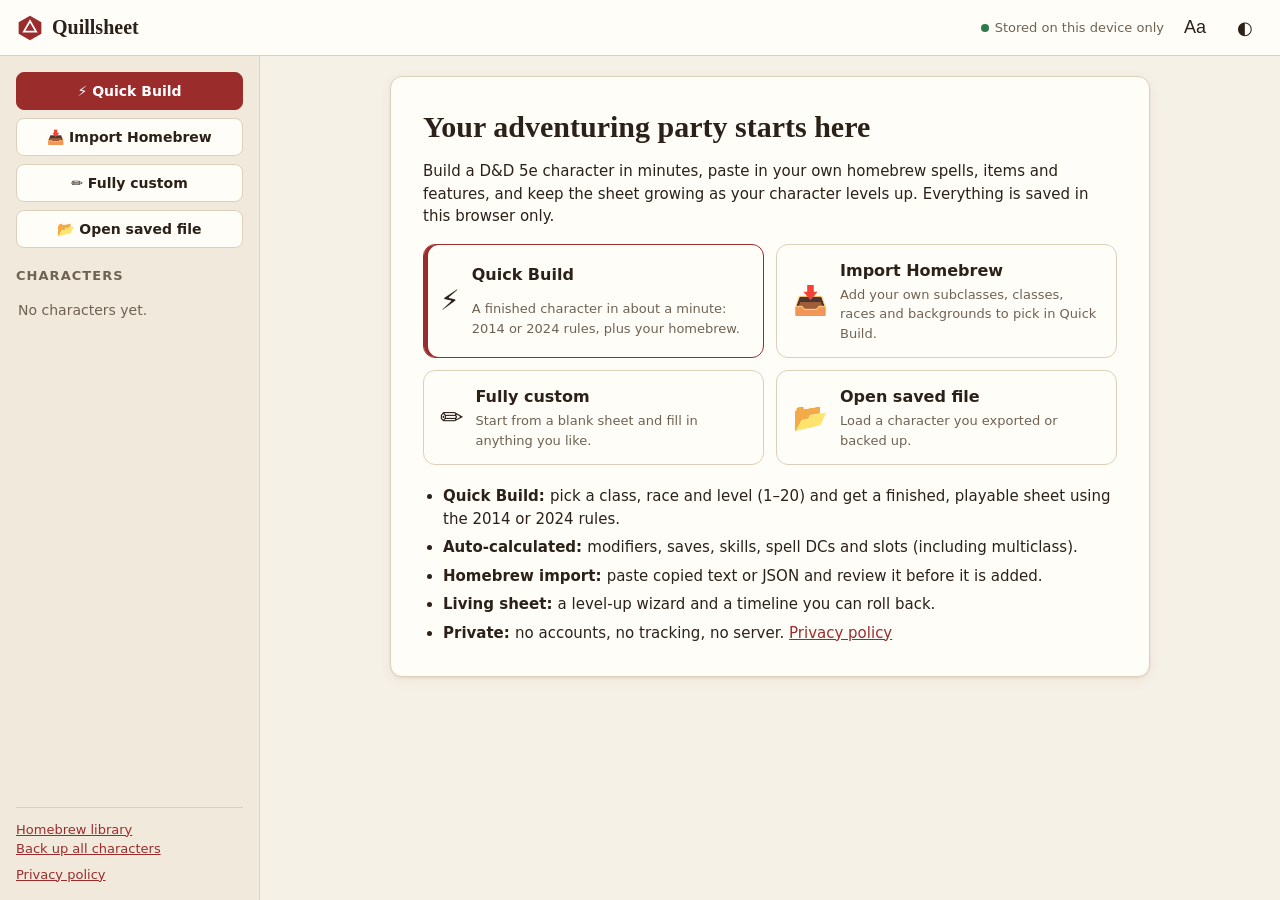
<file: index.html>
<!doctype html>
<html lang="en">
<head>
  <meta charset="utf-8">
  <meta name="viewport" content="width=device-width, initial-scale=1, viewport-fit=cover">
  <!-- No network access at all: the page cannot send data anywhere. -->
  <meta http-equiv="Content-Security-Policy" content="default-src 'self'; script-src 'self'; style-src 'self'; img-src 'self' data:; connect-src 'none'; object-src 'none'; base-uri 'none'; form-action 'none'">
  <meta name="description" content="Quillsheet: a private, offline-friendly D&D 5e character sheet with homebrew import and level-up tracking.">
  <meta name="color-scheme" content="light dark">
  <title>Quillsheet</title>
  <link rel="icon" href="data:image/svg+xml,%3Csvg xmlns='http://www.w3.org/2000/svg' viewBox='0 0 32 32'%3E%3Cpath d='M16 2 29 9.5v13L16 30 3 22.5v-13z' fill='%239b2c2c'/%3E%3Cpath d='M16 8l7 12H9z' fill='none' stroke='%23fff' stroke-width='2'/%3E%3C/svg%3E">
  <link rel="manifest" href="manifest.webmanifest">
  <meta name="theme-color" content="#9b2c2c">
  <link rel="stylesheet" href="css/styles.css">
</head>
<body>
  <a class="skip-link" href="#main">Skip to character sheet</a>

  <header class="topbar">
    <button type="button" class="icon-btn only-mobile" data-action="toggle-roster" aria-label="Show characters" aria-expanded="false" aria-controls="roster">☰</button>
    <a class="brand" href="./" aria-label="Quillsheet home">
      <svg class="brand-mark" viewBox="0 0 32 32" aria-hidden="true"><path d="M16 2 29 9.5v13L16 30 3 22.5v-13z"/><path class="facet" d="M16 8l7 12H9z"/></svg>
      <span>Quillsheet</span>
    </a>
    <span id="save-status" class="save-status" role="status"></span>
    <button type="button" class="icon-btn" data-action="display" aria-label="Text size and easy-read settings" title="Text size and easy-read">Aa</button>
    <button type="button" class="icon-btn" data-action="toggle-theme" aria-label="Switch light or dark theme" title="Light / dark">◐</button>
  </header>

  <div class="layout">
    <aside id="roster" class="roster" aria-label="Your characters">
      <div class="roster-actions">
        <button type="button" class="btn primary block" data-action="quick-build">⚡ Quick Build</button>
        <button type="button" class="btn block" data-action="import-library">📥 Import Homebrew</button>
        <button type="button" class="btn block" data-action="new-character">✏️ Fully custom</button>
        <button type="button" class="btn block" data-action="open-file">📂 Open saved file</button>
        <input type="file" id="file-input" accept=".json,application/json" hidden>
      </div>
      <h2 class="roster-heading">Characters</h2>
      <ul id="roster-list" class="roster-list"></ul>
      <div class="roster-foot">
        <button type="button" class="link-btn" data-action="homebrew-library">Homebrew library</button><br>
        <button type="button" class="link-btn" data-action="export-all">Back up all characters</button>
        <p><a href="privacy.html">Privacy policy</a></p>
      </div>
    </aside>
    <div class="scrim" data-action="toggle-roster" hidden></div>
    <main id="main" class="main" tabindex="-1"></main>
  </div>

  <nav id="bottom-nav" class="bottom-nav" aria-label="Sheet sections" hidden></nav>
  <div id="toasts" class="toasts" aria-live="polite"></div>
  <dialog id="dialog" aria-labelledby="dialog-title"></dialog>
  <div id="drop-overlay" class="drop-overlay" hidden><div>Drop a character or homebrew .json file to open it</div></div>

  <noscript><p class="noscript">Quillsheet needs JavaScript to run. Nothing is sent to a server, because everything runs in your browser.</p></noscript>

  <script src="js/data.js"></script>
  <script src="js/storage.js"></script>
  <script src="js/importer.js"></script>
  <script src="js/quickbuild.js"></script>
  <script src="js/homebrew.js"></script>
  <script src="js/app.js"></script>
</body>
</html>
</file>
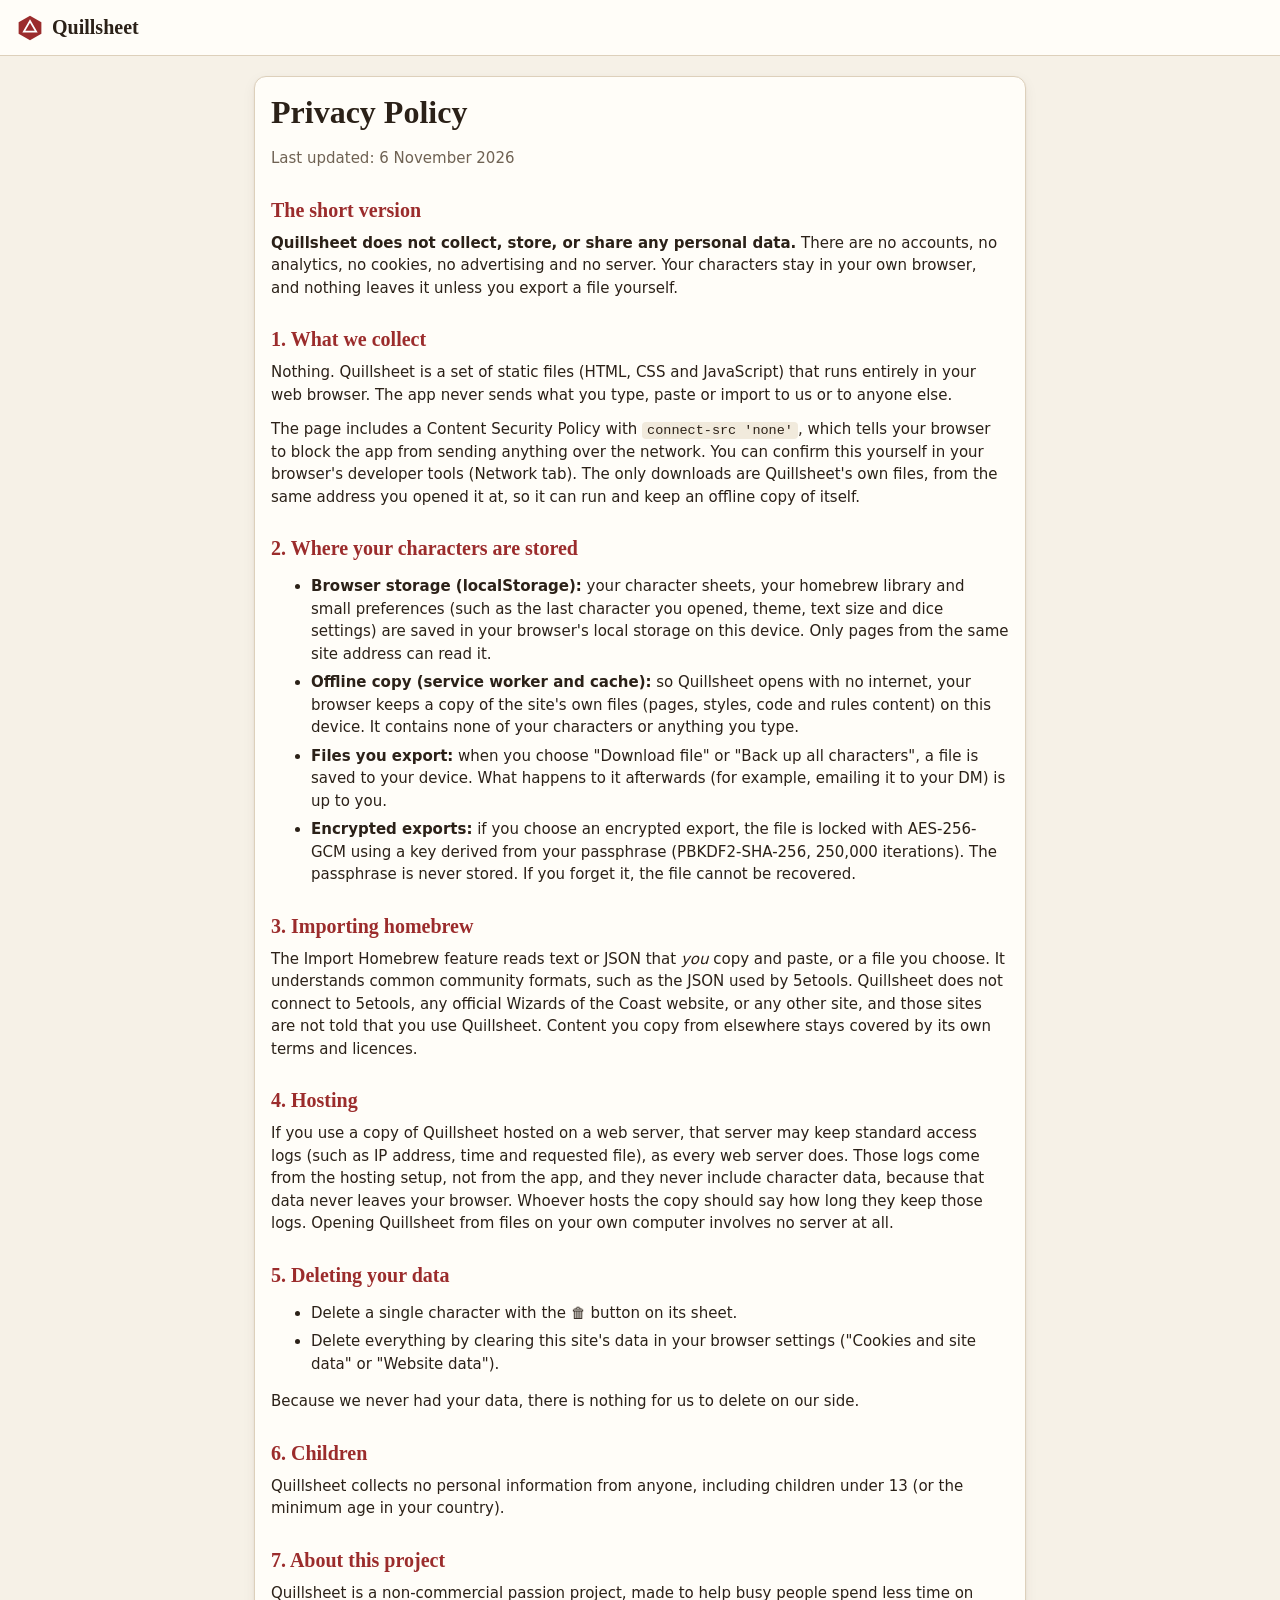
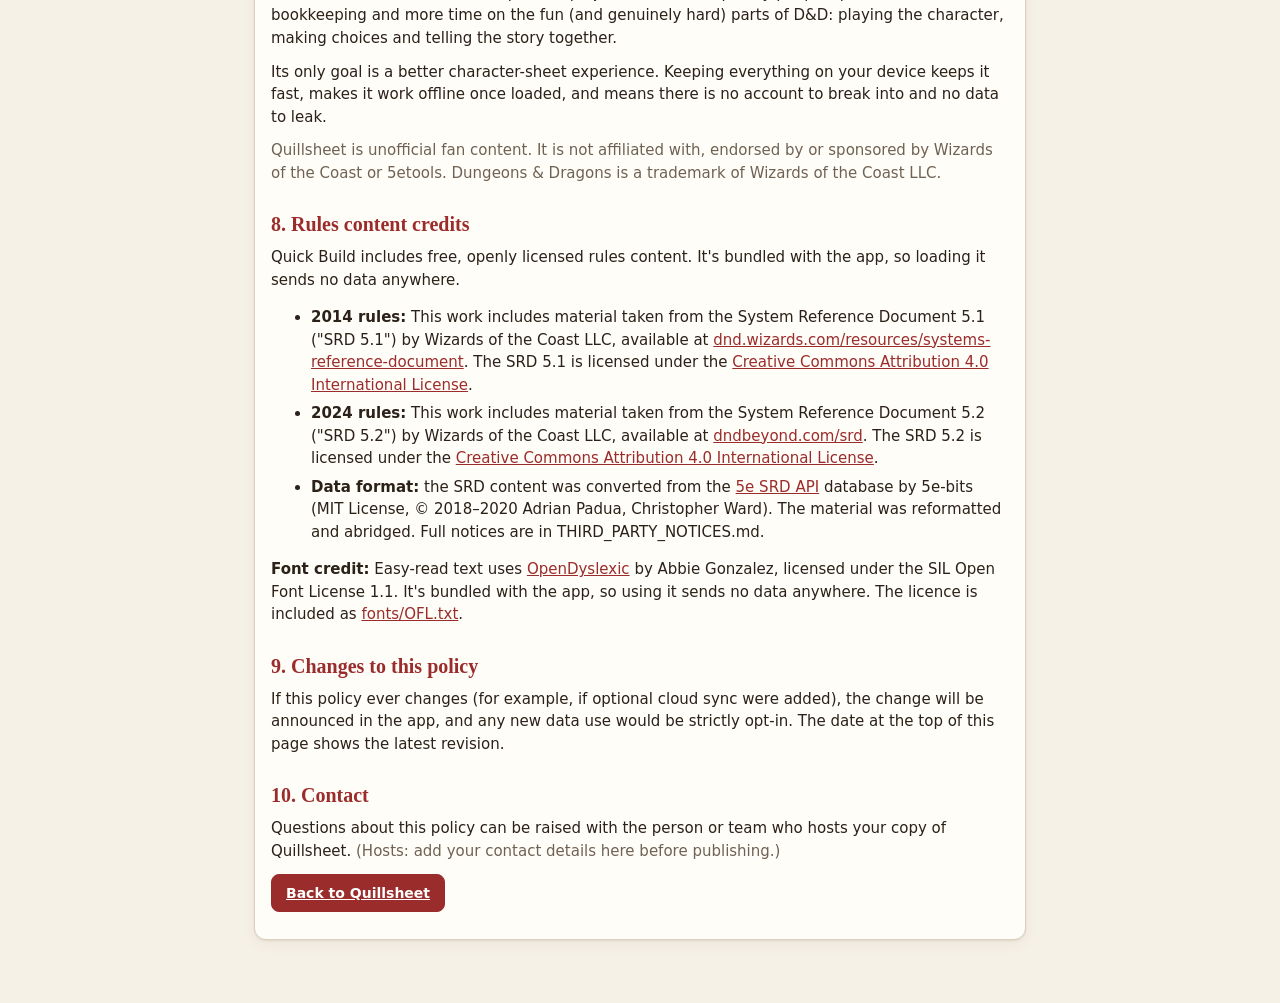
<file: privacy.html>
<!doctype html>
<html lang="en">
<head>
  <meta charset="utf-8">
  <meta name="viewport" content="width=device-width, initial-scale=1">
  <meta http-equiv="Content-Security-Policy" content="default-src 'self'; script-src 'none'; style-src 'self'; connect-src 'none'; object-src 'none'; base-uri 'none'; form-action 'none'">
  <meta name="color-scheme" content="light dark">
  <title>Quillsheet Privacy Policy</title>
  <link rel="stylesheet" href="css/styles.css">
</head>
<body>
  <header class="topbar">
    <a class="brand" href="index.html">
      <svg class="brand-mark" viewBox="0 0 32 32" aria-hidden="true"><path d="M16 2 29 9.5v13L16 30 3 22.5v-13z"/><path class="facet" d="M16 8l7 12H9z"/></svg>
      <span>Quillsheet</span>
    </a>
  </header>
  <main class="main policy" id="main">
    <article class="card">
      <h1>Privacy Policy</h1>
      <p class="muted">Last updated: 6 November 2026</p>

      <h2>The short version</h2>
      <p><strong>Quillsheet does not collect, store, or share any personal data.</strong> There are no accounts, no analytics, no cookies, no advertising and no server. Your characters stay in your own browser, and nothing leaves it unless you export a file yourself.</p>

      <h2>1. What we collect</h2>
      <p>Nothing. Quillsheet is a set of static files (HTML, CSS and JavaScript) that runs entirely in your web browser. The app never sends what you type, paste or import to us or to anyone else.</p>
      <p>The page includes a Content Security Policy with <code>connect-src 'none'</code>, which tells your browser to block the app from sending anything over the network. You can confirm this yourself in your browser's developer tools (Network tab). The only downloads are Quillsheet's own files, from the same address you opened it at, so it can run and keep an offline copy of itself.</p>

      <h2>2. Where your characters are stored</h2>
      <ul>
        <li><strong>Browser storage (localStorage):</strong> your character sheets, your homebrew library and small preferences (such as the last character you opened, theme, text size and dice settings) are saved in your browser's local storage on this device. Only pages from the same site address can read it.</li>
        <li><strong>Offline copy (service worker and cache):</strong> so Quillsheet opens with no internet, your browser keeps a copy of the site's own files (pages, styles, code and rules content) on this device. It contains none of your characters or anything you type.</li>
        <li><strong>Files you export:</strong> when you choose "Download file" or "Back up all characters", a file is saved to your device. What happens to it afterwards (for example, emailing it to your DM) is up to you.</li>
        <li><strong>Encrypted exports:</strong> if you choose an encrypted export, the file is locked with AES-256-GCM using a key derived from your passphrase (PBKDF2-SHA-256, 250,000 iterations). The passphrase is never stored. If you forget it, the file cannot be recovered.</li>
      </ul>

      <h2>3. Importing homebrew</h2>
      <p>The Import Homebrew feature reads text or JSON that <em>you</em> copy and paste, or a file you choose. It understands common community formats, such as the JSON used by 5etools. Quillsheet does not connect to 5etools, any official Wizards of the Coast website, or any other site, and those sites are not told that you use Quillsheet. Content you copy from elsewhere stays covered by its own terms and licences.</p>

      <h2>4. Hosting</h2>
      <p>If you use a copy of Quillsheet hosted on a web server, that server may keep standard access logs (such as IP address, time and requested file), as every web server does. Those logs come from the hosting setup, not from the app, and they never include character data, because that data never leaves your browser. Whoever hosts the copy should say how long they keep those logs. Opening Quillsheet from files on your own computer involves no server at all.</p>

      <h2>5. Deleting your data</h2>
      <ul>
        <li>Delete a single character with the 🗑 button on its sheet.</li>
        <li>Delete everything by clearing this site's data in your browser settings ("Cookies and site data" or "Website data").</li>
      </ul>
      <p>Because we never had your data, there is nothing for us to delete on our side.</p>

      <h2>6. Children</h2>
      <p>Quillsheet collects no personal information from anyone, including children under 13 (or the minimum age in your country).</p>

      <h2>7. About this project</h2>
      <p>Quillsheet is a non-commercial passion project, made to help busy people spend less time on bookkeeping and more time on the fun (and genuinely hard) parts of D&amp;D: playing the character, making choices and telling the story together.</p>
      <p>Its only goal is a better character-sheet experience. Keeping everything on your device keeps it fast, makes it work offline once loaded, and means there is no account to break into and no data to leak.</p>
      <p class="muted">Quillsheet is unofficial fan content. It is not affiliated with, endorsed by or sponsored by Wizards of the Coast or 5etools. Dungeons &amp; Dragons is a trademark of Wizards of the Coast LLC.</p>

      <h2>8. Rules content credits</h2>
      <p>Quick Build includes free, openly licensed rules content. It's bundled with the app, so loading it sends no data anywhere.</p>
      <ul>
        <li><strong>2014 rules:</strong> This work includes material taken from the System Reference Document 5.1 ("SRD 5.1") by Wizards of the Coast LLC, available at <a href="https://dnd.wizards.com/resources/systems-reference-document" rel="noopener noreferrer">dnd.wizards.com/resources/systems-reference-document</a>. The SRD 5.1 is licensed under the <a href="https://creativecommons.org/licenses/by/4.0/legalcode" rel="noopener noreferrer">Creative Commons Attribution 4.0 International License</a>.</li>
        <li><strong>2024 rules:</strong> This work includes material taken from the System Reference Document 5.2 ("SRD 5.2") by Wizards of the Coast LLC, available at <a href="https://www.dndbeyond.com/srd" rel="noopener noreferrer">dndbeyond.com/srd</a>. The SRD 5.2 is licensed under the <a href="https://creativecommons.org/licenses/by/4.0/legalcode" rel="noopener noreferrer">Creative Commons Attribution 4.0 International License</a>.</li>
        <li><strong>Data format:</strong> the SRD content was converted from the <a href="https://github.com/5e-bits/5e-srd-api" rel="noopener noreferrer">5e SRD API</a> database by 5e-bits (MIT License, © 2018–2020 Adrian Padua, Christopher Ward). The material was reformatted and abridged. Full notices are in THIRD_PARTY_NOTICES.md.</li>
      </ul>
      <p><strong>Font credit:</strong> Easy-read text uses <a href="https://opendyslexic.org" rel="noopener noreferrer">OpenDyslexic</a> by Abbie Gonzalez, licensed under the SIL Open Font License 1.1. It's bundled with the app, so using it sends no data anywhere. The licence is included as <a href="fonts/OFL.txt">fonts/OFL.txt</a>.</p>

      <h2>9. Changes to this policy</h2>
      <p>If this policy ever changes (for example, if optional cloud sync were added), the change will be announced in the app, and any new data use would be strictly opt-in. The date at the top of this page shows the latest revision.</p>

      <h2>10. Contact</h2>
      <p>Questions about this policy can be raised with the person or team who hosts your copy of Quillsheet. <span class="muted">(Hosts: add your contact details here before publishing.)</span></p>

      <p class="btn-row"><a class="btn primary" href="index.html">Back to Quillsheet</a></p>
    </article>
  </main>
</body>
</html>
</file>
<file: css/styles.css>
/* Quillsheet styles — tokens, layout, components, responsive rules, print. */

:root {
  --bg: #f6f1e7;
  --surface: #fffdf8;
  --surface-2: #f1eadc;
  --text: #2b2118;
  --muted: #6f6253;
  --border: #ddd0bb;
  --accent: #9b2c2c;
  --accent-ink: #ffffff;
  --accent-soft: #f6dcdc;
  --gold: #a86b12;
  --gold-soft: #f8e7c4;
  --ok: #2f7a4a;
  --ok-soft: #dcf0e2;
  --danger: #b42318;
  --danger-soft: #fbe2df;
  --focus: #2563eb;
  --shadow: 0 1px 2px rgba(60, 40, 20, .08), 0 4px 14px rgba(60, 40, 20, .06);
  --radius: 12px;
  --radius-sm: 8px;
  --font: system-ui, -apple-system, "Segoe UI", Roboto, "Helvetica Neue", Arial, sans-serif;
  --font-display: "Iowan Old Style", "Palatino Linotype", Palatino, Georgia, serif;
  --mono: ui-monospace, "Cascadia Code", Consolas, Menlo, monospace;
  --topbar-h: 56px;
  --ts: 1; /* text size multiplier, set by the Display settings */
  color-scheme: light;
}

@media (prefers-color-scheme: dark) {
  :root:not([data-theme="light"]) {
    --bg: #17130f; --surface: #221c16; --surface-2: #2c241c; --text: #efe6d8; --muted: #b3a48f;
    --border: #43372b; --accent: #e06c6c; --accent-ink: #1b0e0e; --accent-soft: #3d2222;
    --gold: #e6ad4f; --gold-soft: #3b2e17; --ok: #6fcf8f; --ok-soft: #1d3326; --danger: #f2857a;
    --danger-soft: #3d201d; --focus: #7aa2ff; --shadow: 0 1px 2px rgba(0, 0, 0, .4), 0 6px 18px rgba(0, 0, 0, .25);
    color-scheme: dark;
  }
}
:root[data-theme="dark"] {
  --bg: #17130f; --surface: #221c16; --surface-2: #2c241c; --text: #efe6d8; --muted: #b3a48f;
  --border: #43372b; --accent: #e06c6c; --accent-ink: #1b0e0e; --accent-soft: #3d2222;
  --gold: #e6ad4f; --gold-soft: #3b2e17; --ok: #6fcf8f; --ok-soft: #1d3326; --danger: #f2857a;
  --danger-soft: #3d201d; --focus: #7aa2ff; --shadow: 0 1px 2px rgba(0, 0, 0, .4), 0 6px 18px rgba(0, 0, 0, .25);
  color-scheme: dark;
}

/* ---------- base ---------- */
*, *::before, *::after { box-sizing: border-box; }
html { -webkit-text-size-adjust: 100%; }
body {
  margin: 0; background: var(--bg); color: var(--text); font: calc(15px * var(--ts))/1.5 var(--font);
  min-height: 100vh;
}
h1, h2, h3, h4 { font-family: var(--font-display); line-height: 1.2; margin: 0 0 .5em; }
a { color: var(--accent); }
p { margin: 0 0 .75em; }
[hidden] { display: none !important; }
:focus-visible { outline: 3px solid var(--focus); outline-offset: 2px; border-radius: 4px; }
.sr-only { position: absolute; width: 1px; height: 1px; overflow: hidden; clip: rect(0 0 0 0); white-space: nowrap; }
.muted { color: var(--muted); }
.small { font-size: .85em; }
.strong { font-weight: 700; }
.mono { font-family: var(--mono); font-size: calc(13px * var(--ts)); }
.skip-link { position: absolute; left: -999px; top: 8px; background: var(--surface); padding: 8px 12px; z-index: 100; border-radius: var(--radius-sm); }
.skip-link:focus { left: 8px; }
.noscript { padding: 24px; text-align: center; }

/* ---------- top bar ---------- */
.topbar {
  position: sticky; top: 0; z-index: 30; height: var(--topbar-h);
  display: flex; align-items: center; gap: 12px; padding: 0 16px;
  background: var(--surface); border-bottom: 1px solid var(--border);
}
.brand { display: flex; align-items: center; gap: 8px; text-decoration: none; color: var(--text); font: 700 calc(20px * var(--ts)) var(--font-display); }
.brand-mark { width: 28px; height: 28px; fill: var(--accent); }
.brand-mark .facet { fill: none; stroke: var(--accent-ink); stroke-width: 2; }
.save-status { margin-left: auto; font-size: calc(13px * var(--ts)); color: var(--muted); display: flex; align-items: center; gap: 6px; }
.save-status::before { content: ""; width: 8px; height: 8px; border-radius: 50%; background: var(--muted); }
.save-status[data-kind="ok"]::before { background: var(--ok); }
.save-status[data-kind="error"] { color: var(--danger); }
.save-status[data-kind="error"]::before { background: var(--danger); }

/* ---------- layout ---------- */
.layout { display: grid; grid-template-columns: 260px minmax(0, 1fr); min-height: calc(100vh - var(--topbar-h)); }
.roster {
  position: sticky; top: var(--topbar-h); height: calc(100vh - var(--topbar-h)); overflow-y: auto;
  background: var(--surface-2); border-right: 1px solid var(--border); padding: 16px; display: flex; flex-direction: column; gap: 12px;
}
.roster-actions { display: grid; grid-template-columns: minmax(0, 1fr); gap: 8px; }
.roster-heading { font-size: calc(13px * var(--ts)); text-transform: uppercase; letter-spacing: .08em; color: var(--muted); font-family: var(--font); margin: 8px 0 0; }
.roster-list { list-style: none; margin: 0; padding: 0; display: grid; gap: 6px; flex: 1; align-content: start; }
.roster-item {
  width: 100%; text-align: left; display: grid; gap: 2px; padding: 10px 12px; border-radius: var(--radius-sm);
  border: 1px solid transparent; background: transparent; color: var(--text); cursor: pointer; font: inherit;
}
.roster-item:hover { background: var(--surface); }
.roster-item.active { background: var(--surface); border-color: var(--accent); box-shadow: inset 3px 0 0 var(--accent); }
.roster-name { font-weight: 600; overflow: hidden; text-overflow: ellipsis; white-space: nowrap; }
.roster-meta { font-size: calc(12px * var(--ts)); color: var(--muted); overflow: hidden; text-overflow: ellipsis; white-space: nowrap; }
.roster-empty { color: var(--muted); font-size: calc(14px * var(--ts)); padding: 4px 2px; }
.roster-foot { font-size: calc(13px * var(--ts)); border-top: 1px solid var(--border); padding-top: 12px; }
.roster-foot p { margin: 6px 0 0; }
.main { padding: 20px 24px 64px; min-width: 0; outline: none; max-width: 1400px; }
.scrim { display: none; }
.topbar .only-mobile { display: none; }

/* ---------- buttons ---------- */
.btn {
  display: inline-flex; align-items: center; justify-content: center; gap: 6px; min-height: 38px;
  padding: 8px 14px; border-radius: var(--radius-sm); border: 1px solid var(--border);
  background: var(--surface); color: var(--text); font: 600 calc(14px * var(--ts)) var(--font); cursor: pointer; white-space: nowrap;
  transition: background .15s, border-color .15s, transform .05s;
}
.btn:hover { border-color: var(--muted); }
.btn:active { transform: translateY(1px); }
.btn:disabled { opacity: .5; cursor: not-allowed; }
.btn.primary { background: var(--accent); border-color: var(--accent); color: var(--accent-ink); }
.btn.primary:hover { filter: brightness(1.08); }
.btn.danger { background: var(--danger); border-color: var(--danger); color: #fff; }
.btn.danger-soft { background: var(--danger-soft); border-color: transparent; color: var(--danger); }
.btn.ok-soft { background: var(--ok-soft); border-color: transparent; color: var(--ok); }
.btn.small { min-height: 32px; padding: 4px 10px; font-size: calc(13px * var(--ts)); }
.btn.block { width: 100%; white-space: normal; }
input, select, textarea { min-width: 0; max-width: 100%; }
.icon-btn {
  width: 38px; height: 38px; display: inline-grid; place-items: center; border-radius: var(--radius-sm);
  border: 1px solid transparent; background: transparent; color: var(--text); font-size: calc(18px * var(--ts)); cursor: pointer; flex: none;
}
.icon-btn:hover { background: var(--surface-2); border-color: var(--border); }
.link-btn { background: none; border: 0; padding: 0; color: var(--accent); font: inherit; cursor: pointer; text-decoration: underline; }
.btn-row { display: flex; flex-wrap: wrap; gap: 8px; align-items: center; margin-top: 10px; }
.btn-row.end { justify-content: flex-end; }

/* ---------- forms ---------- */
.field { display: grid; gap: 4px; min-width: 0; margin-bottom: 10px; }
.field > label, .label { font-size: calc(12px * var(--ts)); font-weight: 600; color: var(--muted); text-transform: uppercase; letter-spacing: .04em; }
input[type="text"], input[type="number"], input[type="search"], input[type="password"], select, textarea {
  width: 100%; min-height: 38px; padding: 7px 10px; border: 1px solid var(--border); border-radius: var(--radius-sm);
  background: var(--surface); color: var(--text); font: calc(15px * var(--ts)) var(--font);
}
textarea { resize: vertical; line-height: 1.45; }
textarea.mono { font: calc(13px * var(--ts))/1.45 var(--mono); }
input:focus, select:focus, textarea:focus { border-color: var(--focus); outline: 2px solid color-mix(in srgb, var(--focus) 35%, transparent); outline-offset: 0; }
.check { display: inline-flex; align-items: center; gap: 8px; cursor: pointer; font-size: calc(14px * var(--ts)); }
.check input { width: 18px; height: 18px; accent-color: var(--accent); margin: 0; flex: none; }
.field-error { color: var(--danger); font-weight: 600; min-height: 1em; margin: 6px 0 0; }
.field-error:empty { display: none; }
.hint { font-size: calc(13px * var(--ts)); color: var(--muted); margin: 8px 0 0; }
.field.big .big-value { font: 700 calc(26px * var(--ts)) var(--font-display); }
.field.big input { font: 700 calc(22px * var(--ts)) var(--font-display); text-align: center; }
.field.tiny { max-width: 140px; margin: 0; }
.field.compact { margin: 0; }
.field.compact > label { position: absolute; width: 1px; height: 1px; overflow: hidden; clip: rect(0 0 0 0); }

/* ---------- cards & grids ---------- */
.card { background: var(--surface); border: 1px solid var(--border); border-radius: var(--radius); padding: 16px; box-shadow: var(--shadow); min-width: 0; }
.card-title { font-size: calc(18px * var(--ts)); color: var(--accent); margin-bottom: 12px; }
.card h4 { font-size: calc(15px * var(--ts)); margin: 14px 0 8px; }
.sub { border-top: 1px dashed var(--border); margin-top: 12px; padding-top: 4px; }
.grid { display: grid; gap: 16px; }
.grid.overview { grid-template-columns: repeat(auto-fill, minmax(min(100%, 340px), 1fr)); align-items: start; }
.grid.spells, .grid.inventory { grid-template-columns: minmax(0, 340px) minmax(0, 1fr); align-items: start; }
.grid.progression, .grid.notes { grid-template-columns: repeat(auto-fill, minmax(min(100%, 380px), 1fr)); align-items: start; }
.grid.one { grid-template-columns: minmax(0, 1fr); }
.grid-2 { display: grid; grid-template-columns: repeat(2, minmax(0, 1fr)); gap: 0 12px; }
.grid-3 { display: grid; grid-template-columns: repeat(3, minmax(0, 1fr)); gap: 0 12px; }

/* ---------- sheet header ---------- */
.sheet-head { display: grid; grid-template-columns: minmax(0, 1fr) auto; gap: 12px 20px; align-items: center; margin-bottom: 14px; }
.identity { min-width: 0; }
.name-input {
  border: 0 !important; background: transparent !important; padding: 0 !important; min-height: 0 !important;
  font: 700 calc(30px * var(--ts)) var(--font-display) !important; color: var(--text); width: 100%;
}
.name-input:focus { outline: none !important; box-shadow: inset 0 -2px 0 var(--focus); }
.subtitle { color: var(--muted); margin: 2px 0 0; }
.head-stats { display: flex; gap: 10px; align-items: center; flex-wrap: wrap; }
.stat-pill { display: grid; justify-items: center; background: var(--surface-2); border-radius: var(--radius-sm); padding: 6px 12px; min-width: 64px; }
.stat-pill .label { font-size: calc(11px * var(--ts)); }
.stat-pill .value { font: 700 calc(22px * var(--ts)) var(--font-display); }
.xp { min-width: 220px; flex: 1; }
.xp-top { display: flex; justify-content: space-between; gap: 8px; font-size: calc(13px * var(--ts)); margin-bottom: 4px; align-items: center; }
.bar { height: 8px; background: var(--surface-2); border-radius: 99px; overflow: hidden; border: 1px solid var(--border); }
.bar-fill { height: 100%; width: 0; background: var(--ok); transition: width .3s; }
.xp-fill { background: linear-gradient(90deg, var(--gold), color-mix(in srgb, var(--gold) 60%, #fff)); }
.bar-fill[data-level="mid"] { background: var(--gold); }
.bar-fill[data-level="low"] { background: var(--danger); }
.head-actions { grid-column: 1 / -1; display: flex; gap: 8px; flex-wrap: wrap; align-items: center; }
.head-actions .icon-btn { margin-left: auto; }
.badge { display: inline-block; font-size: calc(11px * var(--ts)); font-weight: 700; text-transform: uppercase; letter-spacing: .04em; padding: 2px 8px; border-radius: 99px; background: var(--surface-2); color: var(--muted); }
.badge.gold { background: var(--gold-soft); color: var(--gold); }

/* ---------- tabs ---------- */
.tabs {
  position: sticky; top: var(--topbar-h); z-index: 10; display: flex; gap: 4px; overflow-x: auto; scrollbar-width: none;
  background: var(--bg); padding: 6px 0 10px; margin-bottom: 4px;
}
.tabs::-webkit-scrollbar { display: none; }
.tab {
  border: 1px solid var(--border); background: var(--surface); color: var(--text); padding: 8px 16px; border-radius: 99px;
  font: 600 calc(14px * var(--ts)) var(--font); cursor: pointer; white-space: nowrap; min-height: 38px;
}
.tab[aria-selected="true"] { background: var(--accent); border-color: var(--accent); color: var(--accent-ink); }

/* ---------- abilities ---------- */
.abilities { display: grid; grid-template-columns: repeat(3, minmax(0, 1fr)); gap: 10px; }
.ability { display: grid; justify-items: center; gap: 4px; background: var(--surface-2); border-radius: var(--radius-sm); padding: 10px 6px; border: 1px solid var(--border); }
.ab-label { font-size: calc(12px * var(--ts)); font-weight: 700; letter-spacing: .1em; color: var(--muted); }
.ab-mod { font: 700 calc(28px * var(--ts)) var(--font-display); line-height: 1; }
.ab-score { width: 64px !important; text-align: center; min-height: 32px !important; padding: 4px !important; font-weight: 600 !important; }
.save { font-size: calc(12px * var(--ts)); display: flex; flex-wrap: wrap; justify-content: center; align-items: center; gap: 4px; cursor: pointer; max-width: 100%; }
.save input { accent-color: var(--accent); width: 16px; height: 16px; margin: 0; }

/* ---------- skills ---------- */
.skills { list-style: none; margin: 0; padding: 0; display: grid; gap: 1px; }
.skill { display: grid; grid-template-columns: 32px 1fr auto; align-items: center; gap: 6px; padding: 2px 0; border-bottom: 1px solid var(--surface-2); }
.rank { width: 30px; height: 30px; border: 0; background: none; color: var(--muted); font-size: calc(18px * var(--ts)); cursor: pointer; border-radius: 50%; line-height: 1; }
.rank:hover { background: var(--surface-2); }
.rank[data-rank="1"], .rank[data-rank="2"] { color: var(--accent); }
.skill-name abbr { text-decoration: none; font-size: calc(11px * var(--ts)); }
.skill-val { font-weight: 700; min-width: 2.5em; text-align: right; font-variant-numeric: tabular-nums; }
.passives { display: flex; flex-wrap: wrap; gap: 6px 16px; margin: 12px 0; font-size: calc(14px * var(--ts)); }

/* ---------- combat ---------- */
.combat-stats { display: grid; grid-template-columns: repeat(3, minmax(0, 1fr)); gap: 10px; text-align: center; }
.combat-stats .field { background: var(--surface-2); border-radius: var(--radius-sm); padding: 8px; justify-items: center; }
.hp-block { margin-top: 6px; }
.hp-head { display: flex; justify-content: space-between; align-items: baseline; margin-bottom: 6px; }
.bar.hp { height: 12px; margin-bottom: 10px; }
.hp-fields { display: grid; grid-template-columns: repeat(3, minmax(0, 1fr)); gap: 8px; }
.hp-quick { display: grid; grid-template-columns: minmax(0, 1fr) auto auto; gap: 8px; }
.hd-list { list-style: none; margin: 0; padding: 0; display: grid; gap: 6px; }
.hd-list li { display: flex; justify-content: space-between; align-items: center; gap: 8px; }
.ds-row { display: flex; align-items: center; gap: 10px; margin-bottom: 6px; }
.ds-row > span { width: 84px; font-size: calc(14px * var(--ts)); }
.pip.ok input { accent-color: var(--ok); }
.pip.bad input { accent-color: var(--danger); }
.inspiration { font-weight: 600; margin-right: auto; }

/* ---------- list tables (attacks) ---------- */
.list-table { display: grid; gap: 8px; margin-bottom: 10px; }
.lt-head, .lt-row { display: grid; grid-template-columns: minmax(0, 1.4fr) 70px minmax(0, 1.6fr) 38px; gap: 6px; align-items: center; }
.lt-head { font-size: calc(12px * var(--ts)); font-weight: 600; color: var(--muted); text-transform: uppercase; }
.lt-row { padding-bottom: 8px; border-bottom: 1px solid var(--surface-2); }
.lt-row .span-all { grid-column: 1 / -1; }
.lt-row .span-all input { font-size: calc(13px * var(--ts)); min-height: 32px; }

/* ---------- play (session) tab ---------- */
.play { display: grid; gap: 16px; grid-template-columns: repeat(auto-fill, minmax(min(100%, 360px), 1fr)); align-items: start; }
.play-options { grid-column: 1 / -1; display: flex; flex-wrap: wrap; gap: 8px 18px; }
.switch { display: inline-flex; align-items: center; gap: 8px; background: none; border: 0; padding: 4px 0; color: var(--text); font: calc(14px * var(--ts)) var(--font); cursor: pointer; min-height: 36px; }
.switch-knob { width: 38px; height: 22px; border-radius: 99px; background: var(--border); position: relative; flex: none; transition: background .15s; }
.switch-knob::after { content: ""; position: absolute; top: 3px; left: 3px; width: 16px; height: 16px; border-radius: 50%; background: var(--surface); box-shadow: 0 1px 2px rgba(0,0,0,.3); transition: transform .15s; }
.switch.on .switch-knob { background: var(--accent); }
.switch.on .switch-knob::after { transform: translateX(16px); }
.play-hp.is-down { border-color: var(--danger); box-shadow: 0 0 0 2px var(--danger-soft); }
.play-hp-head { display: flex; justify-content: space-between; align-items: center; gap: 8px; }
.play-hp-num { font: 700 calc(44px * var(--ts))/1.1 var(--font-display); margin: 4px 0 8px; font-variant-numeric: tabular-nums; }
.play-amount { display: grid; grid-template-columns: auto minmax(0, 1fr) auto auto auto; gap: 6px; margin-bottom: 8px; }
.play-amount input { text-align: center; font-size: calc(20px * var(--ts)); font-weight: 700; }
.btn.chip { min-height: 44px; padding: 6px 10px; border-radius: 99px; }
.play-hp-btns { display: grid; grid-template-columns: repeat(3, minmax(0, 1fr)); gap: 8px; }
.btn.big-btn { min-height: 52px; font-size: calc(16px * var(--ts)); }
.btn.ok { background: var(--ok); border-color: var(--ok); color: #fff; }
.play-death { margin-top: 12px; padding: 10px 12px; background: var(--danger-soft); border-radius: var(--radius-sm); display: grid; gap: 6px; }
.play-stats { display: grid; grid-template-columns: repeat(auto-fit, minmax(92px, 1fr)); gap: 8px; }
.play-stat { display: grid; justify-items: center; background: var(--surface-2); border-radius: var(--radius-sm); padding: 8px 4px; text-align: center; }
.play-stat .label { font-size: calc(11px * var(--ts)); }
.play-stat strong, .play-stat .strong { font: 700 calc(22px * var(--ts)) var(--font-display); }
.cond-grid { display: flex; flex-wrap: wrap; gap: 6px; }
.cond { border: 1px solid var(--border); background: var(--surface); color: var(--text); border-radius: 99px; padding: 8px 12px; min-height: 40px; font: 600 calc(13px * var(--ts)) var(--font); cursor: pointer; }
.cond.on { background: var(--danger); border-color: var(--danger); color: #fff; }
.cond-extra { display: flex; justify-content: space-between; align-items: center; flex-wrap: wrap; gap: 8px; margin: 12px 0; }
.stepper { display: inline-flex; align-items: center; gap: 6px; }
.stepper strong { min-width: 1.5em; text-align: center; font-size: calc(18px * var(--ts)); }
.stepper .icon-btn { border-color: var(--border); }
.conc.on .field select { border-color: var(--gold); background: var(--gold-soft); }
.play-attacks { display: grid; gap: 8px; }
.play-attack { display: grid; grid-template-columns: minmax(0, 1fr) auto; grid-template-areas: "name bonus" "dmg dmg"; gap: 2px 8px; text-align: left; padding: 10px 12px; border: 1px solid var(--border); border-radius: var(--radius-sm); background: var(--surface); color: var(--text); font: inherit; }
button.play-attack { cursor: pointer; min-height: 56px; }
button.play-attack:hover { border-color: var(--accent); }
.pa-name { grid-area: name; font-weight: 700; }
.pa-bonus { grid-area: bonus; font: 700 calc(20px * var(--ts)) var(--font-display); color: var(--accent); }
.pa-dmg { grid-area: dmg; color: var(--muted); font-size: calc(14px * var(--ts)); }
.play-spells { list-style: none; margin: 12px 0 0; padding: 0; display: grid; gap: 6px; }
.play-spells li { display: grid; grid-template-columns: 64px minmax(0, 1fr) auto; gap: 8px; align-items: start; padding: 6px 0; border-bottom: 1px solid var(--surface-2); }
.play-spells .badge { justify-self: start; margin-top: 3px; }
.play-spells summary { cursor: pointer; }
.spell-text { white-space: pre-line; color: var(--text); }
.dice-row { display: flex; flex-wrap: wrap; gap: 6px; margin-top: 12px; }
.cond-help details { border-bottom: 1px solid var(--surface-2); padding: 8px 0; }
.cond-help summary { cursor: pointer; }

/* ---------- bottom navigation (phones) ---------- */
.bottom-nav { display: none; }

/* ---------- spells / items / features rows ---------- */
.list-tools { display: flex; flex-wrap: wrap; gap: 8px; margin-bottom: 12px; }
.filter { flex: 1 1 180px; width: auto !important; }
.spell-group h4 { color: var(--muted); font-family: var(--font); font-size: calc(12px * var(--ts)); text-transform: uppercase; letter-spacing: .08em; margin: 16px 0 6px; }
.spell-row { display: grid; grid-template-columns: 28px minmax(0, 1fr); gap: 6px; align-items: start; }
.spell-row.no-check { grid-template-columns: minmax(0, 1fr); }
.spell-row .prep { padding-top: 11px; justify-content: center; }
.prep-spacer { display: block; }
.row-details { border: 1px solid var(--border); border-radius: var(--radius-sm); margin-bottom: 6px; background: var(--surface); }
.row-details[open] { border-color: var(--muted); }
.row-details > summary {
  list-style: none; cursor: pointer; padding: 9px 12px; display: flex; flex-wrap: wrap; align-items: center; gap: 4px 8px; min-height: 40px;
}
.row-details > summary::-webkit-details-marker { display: none; }
.row-details > summary::before { content: "▸"; color: var(--muted); transition: transform .15s; }
.row-details[open] > summary::before { transform: rotate(90deg); }
.row-title { font-weight: 600; }
.row-meta { color: var(--muted); font-size: calc(13px * var(--ts)); margin-left: auto; }
.row-body { padding: 4px 12px 12px; border-top: 1px solid var(--surface-2); }
.tag { font-size: calc(11px * var(--ts)); font-weight: 700; border: 1px solid var(--border); border-radius: 4px; padding: 0 5px; color: var(--muted); }

.slots { display: grid; gap: 8px; }
.slot-row { display: grid; grid-template-columns: 76px 1fr auto; gap: 8px; align-items: center; }
.slot-label { font-weight: 600; font-size: calc(14px * var(--ts)); }
.pips { display: flex; flex-wrap: wrap; gap: 6px; }
.pip-btn { width: 26px; height: 26px; border-radius: 50%; border: 2px solid var(--accent); background: var(--accent); cursor: pointer; padding: 0; }
.pip-btn.used { background: transparent; border-color: var(--border); }
.slot-row.pact .pip-btn { border-color: var(--gold); background: var(--gold); }
.slot-row.pact .pip-btn.used { background: transparent; border-color: var(--border); }

.coins { display: grid; grid-template-columns: repeat(5, minmax(0, 1fr)); gap: 8px; }
.coins .field > label { text-align: center; }
.coins input { text-align: center; padding: 6px 4px; }
.coin-gp > label { color: var(--gold); }

.class-row { border-bottom: 1px dashed var(--border); padding-bottom: 8px; margin-bottom: 12px; }

/* ---------- progression ---------- */
.big-xp { margin-bottom: 14px; }
.big-xp .bar { height: 14px; }
.xp-add { display: flex; flex-wrap: wrap; gap: 8px; margin-bottom: 12px; }
.xp-add input { flex: 1 1 140px; width: auto; }
.timeline { list-style: none; margin: 0; padding: 0 0 0 16px; border-left: 2px solid var(--border); display: grid; gap: 12px; }
.timeline li { position: relative; }
.timeline li::before { content: ""; position: absolute; left: -23px; top: 6px; width: 12px; height: 12px; border-radius: 50%; background: var(--surface); border: 2px solid var(--muted); }
.timeline .tl-level-up::before { background: var(--gold); border-color: var(--gold); }
.timeline .tl-checkpoint::before, .timeline .tl-restore::before { border-color: var(--accent); }
.timeline .tl-import::before { border-color: var(--ok); }
.tl-head { display: flex; gap: 8px; align-items: center; flex-wrap: wrap; font-size: calc(12px * var(--ts)); color: var(--muted); }
.timeline p { margin: 2px 0 6px; }
.tl-level-up .badge { background: var(--gold-soft); color: var(--gold); }

/* ---------- empty state ---------- */
.empty { display: grid; place-items: center; min-height: 60vh; }
.hero { max-width: 640px; padding: 32px; }
.hero h2 { font-size: calc(30px * var(--ts)); }
.hero-points { margin: 20px 0 0; padding-left: 20px; display: grid; gap: 6px; }

/* ---------- privacy page ---------- */
.policy { max-width: 820px; margin: 0 auto; }
.policy h1 { font-size: calc(32px * var(--ts)); }
.policy h2 { font-size: calc(20px * var(--ts)); margin-top: 1.4em; color: var(--accent); }
.policy li { margin-bottom: 6px; }
.policy code { font-family: var(--mono); background: var(--surface-2); padding: 1px 5px; border-radius: 4px; font-size: .9em; }

/* ---------- modal ---------- */
dialog.modal {
  border: 1px solid var(--border); border-radius: var(--radius); padding: 0; width: min(560px, calc(100vw - 24px));
  max-height: calc(100vh - 32px); background: var(--surface); color: var(--text); box-shadow: 0 20px 60px rgba(0, 0, 0, .35);
}
dialog.modal.wide { width: min(820px, calc(100vw - 24px)); }
dialog.modal[open] { display: flex; flex-direction: column; }
dialog::backdrop { background: rgba(20, 12, 6, .55); }
.modal-head { display: flex; align-items: center; justify-content: space-between; gap: 12px; padding: 14px 18px; border-bottom: 1px solid var(--border); }
.modal-head h2 { font-size: calc(20px * var(--ts)); margin: 0; }
.modal-body { padding: 16px 18px; overflow-y: auto; flex: 1; }
.modal-foot { display: flex; justify-content: flex-end; gap: 8px; padding: 12px 18px; border-top: 1px solid var(--border); background: var(--surface-2); border-radius: 0 0 var(--radius) var(--radius); }
.radio-row { display: flex; flex-wrap: wrap; gap: 8px 18px; margin-bottom: 10px; }
.tiny-input { max-width: 120px; }
.lu-summary { background: var(--gold-soft); color: var(--text); border-radius: var(--radius-sm); padding: 10px 12px; font-weight: 600; margin-top: 12px; }
.feat-fields { display: grid; gap: 8px; margin-top: 8px; }
.asi .grid-2 { gap: 8px; }

/* home screen start buttons */
.hero { max-width: 760px; }
.start-grid { display: grid; grid-template-columns: repeat(2, minmax(0, 1fr)); gap: 12px; margin-top: 16px; }
.start-btn {
  display: grid; grid-template-columns: auto 1fr; grid-template-areas: "icon title" "icon text"; gap: 2px 12px; align-items: center;
  text-align: left; padding: 14px 16px; border: 1px solid var(--border); border-radius: var(--radius); background: var(--surface);
  color: var(--text); font: inherit; cursor: pointer; min-height: 84px; transition: border-color .15s, background .15s;
}
.start-btn:hover { border-color: var(--accent); background: var(--accent-soft); }
.start-btn.primary { border-color: var(--accent); box-shadow: inset 4px 0 0 var(--accent); }
.start-icon { grid-area: icon; font-size: calc(28px * var(--ts)); line-height: 1; }
.start-btn strong { grid-area: title; font-size: calc(16px * var(--ts)); }
.start-text { grid-area: text; font-size: calc(13px * var(--ts)); color: var(--muted); }

/* quick build */
.qb-homebrew { display: flex; flex-wrap: wrap; justify-content: space-between; align-items: center; gap: 8px; padding: 10px 12px; margin: 4px 0 12px; border: 1px dashed var(--border); border-radius: var(--radius-sm); background: var(--surface-2); font-size: calc(14px * var(--ts)); }
.qb-homebrew-btns { display: inline-flex; gap: 6px; }
.qb-stack { min-width: 0; }
.qb-custom { margin: -4px 0 10px; border-color: var(--accent) !important; }
.hb-manager section + section { margin-top: 12px; }
.qb-intro { margin-bottom: 12px; }
.qb-top { display: flex; flex-wrap: wrap; gap: 12px 16px; align-items: end; margin-bottom: 8px; }
.qb-name { flex: 1 1 220px; margin: 0; }
.qb-name .row { display: flex; gap: 6px; }
.seg { display: inline-flex; border: 1px solid var(--border); border-radius: 99px; padding: 3px; background: var(--surface-2); }
.seg-btn { border: 0; background: transparent; color: var(--text); padding: 7px 14px; border-radius: 99px; font: 600 calc(14px * var(--ts)) var(--font); cursor: pointer; min-height: 34px; }
.seg-btn.on { background: var(--accent); color: var(--accent-ink); }
.qb-desc { margin: -4px 0 8px; }
.qb-ab-head { display: flex; gap: 8px; align-items: end; flex-wrap: wrap; }
.qb-ab-head .field { flex: 1 1 260px; margin: 0; }
.qb-abilities { display: grid; grid-template-columns: repeat(6, minmax(0, 1fr)); gap: 8px; margin: 10px 0 4px; }
.qb-ab { display: grid; justify-items: center; gap: 4px; background: var(--surface-2); border: 1px solid var(--border); border-radius: var(--radius-sm); padding: 8px 4px; text-align: center; }
.qb-ab select, .qb-ab input { width: 100%; max-width: 76px; text-align: center; padding: 4px; min-height: 34px; }
.qb-final { font: 700 calc(22px * var(--ts)) var(--font-display); line-height: 1; }
.qb-notes { margin: 6px 0 0; padding-left: 18px; font-size: calc(13px * var(--ts)); color: var(--muted); }
.qb-skills { display: grid; grid-template-columns: repeat(auto-fill, minmax(170px, 1fr)); gap: 6px 12px; }
.qb-skills .check input:disabled + span { color: var(--muted); }
.qb-pick { padding-left: 16px; border-left: 3px solid var(--border); }
.qb-summary { position: sticky; bottom: -16px; margin-bottom: -4px; box-shadow: 0 -6px 12px var(--surface); }

/* import */
.help { background: var(--surface-2); border-radius: var(--radius-sm); padding: 8px 12px; margin-bottom: 12px; }
.help summary { cursor: pointer; font-weight: 600; }
.help ol { padding-left: 20px; margin: 8px 0; display: grid; gap: 6px; }
.drop-zone { border-radius: var(--radius-sm); margin-top: 4px; }
.drop-zone.over { outline: 3px dashed var(--accent); outline-offset: 3px; }
.alert { border-radius: var(--radius-sm); padding: 10px 14px; margin-top: 12px; font-size: calc(14px * var(--ts)); }
.alert p { margin: 4px 0 0; }
.alert ul { margin: 6px 0 0; padding-left: 18px; }
.alert.error { background: var(--danger-soft); border-left: 4px solid var(--danger); }
.alert.error strong { color: var(--danger); }
.alert.warn { background: var(--gold-soft); border-left: 4px solid var(--gold); }
.alert.info { background: var(--surface-2); border-left: 4px solid var(--focus); }
.alert-item + .alert-item { margin-top: 10px; }
.badge.t-class, .badge.t-subclass { background: var(--accent-soft); color: var(--accent); }
.pending-list { list-style: none; margin: 0; padding: 0; display: grid; gap: 6px; }
.pending-list li { display: grid; grid-template-columns: auto minmax(0, 1fr) auto; gap: 8px; align-items: center; }
.pending-name { min-width: 0; overflow-wrap: anywhere; }
.pending-picks { display: grid; gap: 8px; }
.pending-pick { align-items: flex-start; }
.pending-pick input { margin-top: 2px; }
.import-preview { margin-top: 12px; display: grid; gap: 6px; }
.imp-head { padding: 6px 0; border-bottom: 1px solid var(--border); font-weight: 600; }
.imp-row { display: grid; grid-template-columns: 22px minmax(0, 1fr) minmax(150px, 220px); gap: 10px; align-items: center; padding: 8px 0; border-bottom: 1px solid var(--surface-2); }
.imp-row > input { width: 18px; height: 18px; accent-color: var(--accent); }
.imp-main { min-width: 0; overflow-wrap: anywhere; }
.badge.t-spell { background: #e3e8fb; color: #3446a6; }
.badge.t-item { background: var(--gold-soft); color: var(--gold); }
.badge.t-monster { background: var(--danger-soft); color: var(--danger); }
.badge.t-sheet, .badge.t-race, .badge.t-background { background: var(--ok-soft); color: var(--ok); }
:root[data-theme="dark"] .badge.t-spell { background: #232a4a; color: #aab8ff; }
@media (prefers-color-scheme: dark) { :root:not([data-theme="light"]) .badge.t-spell { background: #232a4a; color: #aab8ff; } }

/* export */
.export-grid { display: grid; grid-template-columns: repeat(2, minmax(0, 1fr)); gap: 10px; margin: 12px 0; }
.export-opt {
  display: grid; gap: 2px; text-align: left; padding: 12px 14px; border: 1px solid var(--border); border-radius: var(--radius-sm);
  background: var(--surface); color: var(--text); cursor: pointer; font: inherit;
}
.export-opt:hover { border-color: var(--accent); background: var(--accent-soft); }
.export-opt span { font-size: calc(13px * var(--ts)); color: var(--muted); }
.warn-list { padding-left: 18px; font-size: calc(14px * var(--ts)); }

/* ---------- toasts & overlay ---------- */
.toasts { position: fixed; bottom: 16px; right: 16px; z-index: 1000; display: grid; gap: 8px; max-width: min(420px, calc(100vw - 32px)); }
.toast {
  background: var(--text); color: var(--bg); padding: 10px 14px; border-radius: var(--radius-sm); box-shadow: var(--shadow);
  font-size: calc(14px * var(--ts)); animation: toast-in .2s ease-out; transition: opacity .5s, transform .5s;
}
.toast.ok { background: var(--ok); color: #fff; }
.toast.error { background: var(--danger); color: #fff; }
.toast.out { opacity: 0; transform: translateY(8px); }
@keyframes toast-in { from { opacity: 0; transform: translateY(8px); } }
.drop-overlay {
  position: fixed; inset: 0; z-index: 900; display: grid; place-items: center; pointer-events: none;
  background: color-mix(in srgb, var(--accent) 25%, transparent); font: 700 calc(22px * var(--ts)) var(--font-display);
}
.drop-overlay > div { background: var(--surface); padding: 24px 32px; border-radius: var(--radius); border: 3px dashed var(--accent); }

/* ---------- responsive ---------- */
/* ---------- resource trackers, rolls, AC, display settings ---------- */
.res-list { display: grid; gap: 12px; }
.res-row { display: grid; gap: 6px; }
.res-head { display: flex; flex-wrap: wrap; justify-content: space-between; align-items: baseline; gap: 2px 10px; }
.res-steps { display: flex; flex-wrap: wrap; gap: 6px; }
.res-edit { display: grid; grid-template-columns: minmax(0, 2fr) minmax(64px, .6fr) minmax(0, 1.6fr) auto; gap: 8px; align-items: end; margin-bottom: 8px; }
.roll-val { background: none; border: 0; padding: 0; margin: 0; color: var(--accent); cursor: pointer; font: inherit; text-decoration: underline dotted; text-underline-offset: 3px; min-width: 2em; }
.roll-val.ab-mod { font: 700 calc(28px * var(--ts)) var(--font-display); line-height: 1; }
.roll-val.big-value { font: 700 calc(26px * var(--ts)) var(--font-display); text-align: left; }
.roll-val.strong { font-weight: 700; }
.play-stat .roll-val.strong { font: 700 calc(22px * var(--ts)) var(--font-display); }
.save-prof { display: inline-flex; align-items: center; gap: 4px; cursor: pointer; }
.skill.no-rank { grid-template-columns: minmax(0, 1fr) auto; padding: 4px 0; }
.card > details > summary.card-title { cursor: pointer; margin-bottom: 0; font-family: var(--font-display); font-weight: 700; }
.card > details[open] > summary.card-title { margin-bottom: 12px; }
.play-wide { grid-column: 1 / -1; margin: 0; }
.ac-auto { margin: 10px 0 4px; display: grid; gap: 6px; }
.ac-auto .hint { margin: 0; }
.ac-auto .field.tiny { max-width: 320px; }
.display-settings { display: grid; gap: 14px; justify-items: start; }
.display-settings .seg { flex-wrap: wrap; border-radius: 20px; }

/* Text size: every font size in this file is multiplied by --ts. */
:root[data-text="1"] { --ts: 1.15; }
:root[data-text="2"] { --ts: 1.3; }
:root[data-text="3"] { --ts: 1.5; }

/* Easy-read: clearer letter shapes, wider spacing, no capitals-only labels or italics. */
/* OpenDyslexic runs about 60% wider than Verdana, so it's drawn slightly smaller and gets no extra spacing. */
@font-face { font-family: "OpenDyslexic"; src: url("../fonts/OpenDyslexic-Regular.woff2") format("woff2"); font-weight: 400; font-display: swap; size-adjust: 85%; }
@font-face { font-family: "OpenDyslexic"; src: url("../fonts/OpenDyslexic-Bold.woff2") format("woff2"); font-weight: 700; font-display: swap; size-adjust: 85%; }
:root[data-read="easy"] {
  --font: "OpenDyslexic", Verdana, Tahoma, "DejaVu Sans", sans-serif;
  --font-display: var(--font);
}
:root[data-read="easy"] body { line-height: 1.7; }
:root[data-read="easy"] body * { text-transform: none !important; font-style: normal !important; letter-spacing: 0 !important; }
:root[data-read="easy"] textarea { line-height: 1.7; }

@media (max-width: 1100px) {
  .grid.spells, .grid.inventory { grid-template-columns: minmax(0, 1fr); }
}

@media (max-width: 860px) {
  .topbar .only-mobile { display: inline-grid; }
  .layout { grid-template-columns: minmax(0, 1fr); }
  .roster {
    position: fixed; top: var(--topbar-h); left: 0; bottom: 0; height: auto; width: min(300px, 85vw); z-index: 40;
    transform: translateX(-105%); transition: transform .2s ease; box-shadow: var(--shadow);
  }
  body.roster-open .roster { transform: none; }
  body.roster-open .scrim { display: block; position: fixed; inset: var(--topbar-h) 0 0 0; background: rgba(0, 0, 0, .4); z-index: 35; }
  .main { padding: 12px 16px 80px; }
  .sheet-head { grid-template-columns: minmax(0, 1fr); }
  .head-stats { width: 100%; }
  .name-input { font-size: calc(24px * var(--ts)) !important; }
}

@media (max-width: 760px) {
  .topbar { gap: 6px; padding: 0 10px; }
  .brand { min-width: 0; overflow: hidden; }
  .brand span { overflow: hidden; text-overflow: ellipsis; }
  .tabs { display: none; }
  .bottom-nav:not([hidden]) {
    display: grid; grid-template-columns: repeat(5, minmax(0, 1fr)); position: fixed; left: 0; right: 0; bottom: 0; z-index: 50;
    background: var(--surface); border-top: 1px solid var(--border); box-shadow: 0 -4px 14px rgba(0, 0, 0, .08);
    padding: 4px 4px max(4px, env(safe-area-inset-bottom));
  }
  .bn-item {
    display: grid; justify-items: center; gap: 2px; padding: 6px 2px; min-height: 56px; border: 0; background: none;
    color: var(--muted); font: 600 calc(11px * var(--ts)) var(--font); cursor: pointer; border-radius: var(--radius-sm);
  }
  .bn-icon { font-size: calc(22px * var(--ts)); line-height: 1; filter: grayscale(.6); opacity: .8; }
  .bn-item[aria-current="page"] { color: var(--accent); background: var(--accent-soft); }
  .bn-item[aria-current="page"] .bn-icon { filter: none; opacity: 1; }
  .bn-item { min-width: 0; }
  /* Capped so the five labels still fit at the largest text size. */
  .bn-label { max-width: 100%; overflow: hidden; text-overflow: ellipsis; white-space: nowrap; font-size: min(calc(11px * var(--ts)), 13px); }
  .btn { white-space: normal; }
  .brand { font-size: min(calc(20px * var(--ts)), 22px); }
  .bn-more {
    position: absolute; right: 8px; bottom: calc(100% + 8px); min-width: 200px; background: var(--surface);
    border: 1px solid var(--border); border-radius: var(--radius); box-shadow: var(--shadow); padding: 6px; display: grid; gap: 2px;
  }
  .bn-more[hidden] { display: none; }
  .bn-more-item { text-align: left; padding: 12px 14px; border: 0; background: none; color: var(--text); font: 600 calc(15px * var(--ts)) var(--font); border-radius: var(--radius-sm); cursor: pointer; min-height: 48px; }
  .bn-more-item:hover, .bn-more-item.on { background: var(--accent-soft); color: var(--accent); }
  body:has(.bottom-nav:not([hidden])) .main { padding-bottom: calc(96px * var(--ts) + env(safe-area-inset-bottom)); }
  body:has(.bottom-nav:not([hidden])) .toasts { bottom: calc(80px * var(--ts) + env(safe-area-inset-bottom)); }
}

@media (max-width: 560px) {
  body { font-size: calc(15px * var(--ts)); }
  .topbar { padding: 0 10px; gap: 8px; }
  .save-status { font-size: 0; }
  .save-status::before { width: 10px; height: 10px; }
  .grid-2, .grid-3 { grid-template-columns: minmax(0, 1fr); }
  .combat-stats .field.big input, .field.big .big-value { font-size: calc(20px * var(--ts)); }
  .coins { grid-template-columns: repeat(3, minmax(0, 1fr)); }
  .lt-head { display: none; }
  .lt-row { grid-template-columns: minmax(0, 1fr) 70px 38px; }
  .lt-row > .field:nth-child(3) { grid-column: 1 / 3; grid-row: 2; }
  .head-actions .btn { flex: 1 1 auto; }
  .export-grid { grid-template-columns: minmax(0, 1fr); }
  .qb-abilities { grid-template-columns: repeat(3, minmax(0, 1fr)); }
  .start-grid { grid-template-columns: minmax(0, 1fr); }
  .hero { padding: 20px; }
  .imp-row { grid-template-columns: 22px minmax(0, 1fr); }
  .imp-row > select { grid-column: 2; }
  .slot-row { grid-template-columns: 60px 1fr auto; }
  .hp-quick { grid-template-columns: minmax(0, 1fr) auto auto; }
  dialog.modal, dialog.modal.wide { width: 100vw; max-width: 100vw; max-height: 100dvh; height: 100dvh; border-radius: 0; margin: 0; }
  .modal-foot { border-radius: 0; padding-bottom: max(12px, env(safe-area-inset-bottom)); }
  .card { padding: 14px; }
}

@media (prefers-reduced-motion: reduce) {
  *, *::before, *::after { transition: none !important; animation: none !important; }
}

/* ---------- print ---------- */
.print-title { display: none; }
@media print {
  :root { --bg: #fff; --surface: #fff; --surface-2: #f3f3f3; --text: #000; --muted: #444; --border: #bbb; --shadow: none; color-scheme: light; }
  .topbar, .roster, .tabs, .bottom-nav, .head-actions, .btn, .icon-btn, .toasts, .list-tools, .xp-add, .hp-quick, .btn-row .btn, .hint, .skip-link { display: none !important; }
  .layout { display: block; }
  .main { padding: 0; max-width: none; }
  .card { break-inside: avoid; box-shadow: none; }
  .print-title { display: block; font-size: calc(20px * var(--ts)); margin: 16px 0 8px; border-bottom: 2px solid #000; }
  .print-section { break-before: page; }
  .print-section:first-child { break-before: auto; }
  .row-details > summary::before { display: none; }
  input, select, textarea { border-color: #ccc; }
  .grid.spells, .grid.inventory { grid-template-columns: 1fr; }
}
</file>
